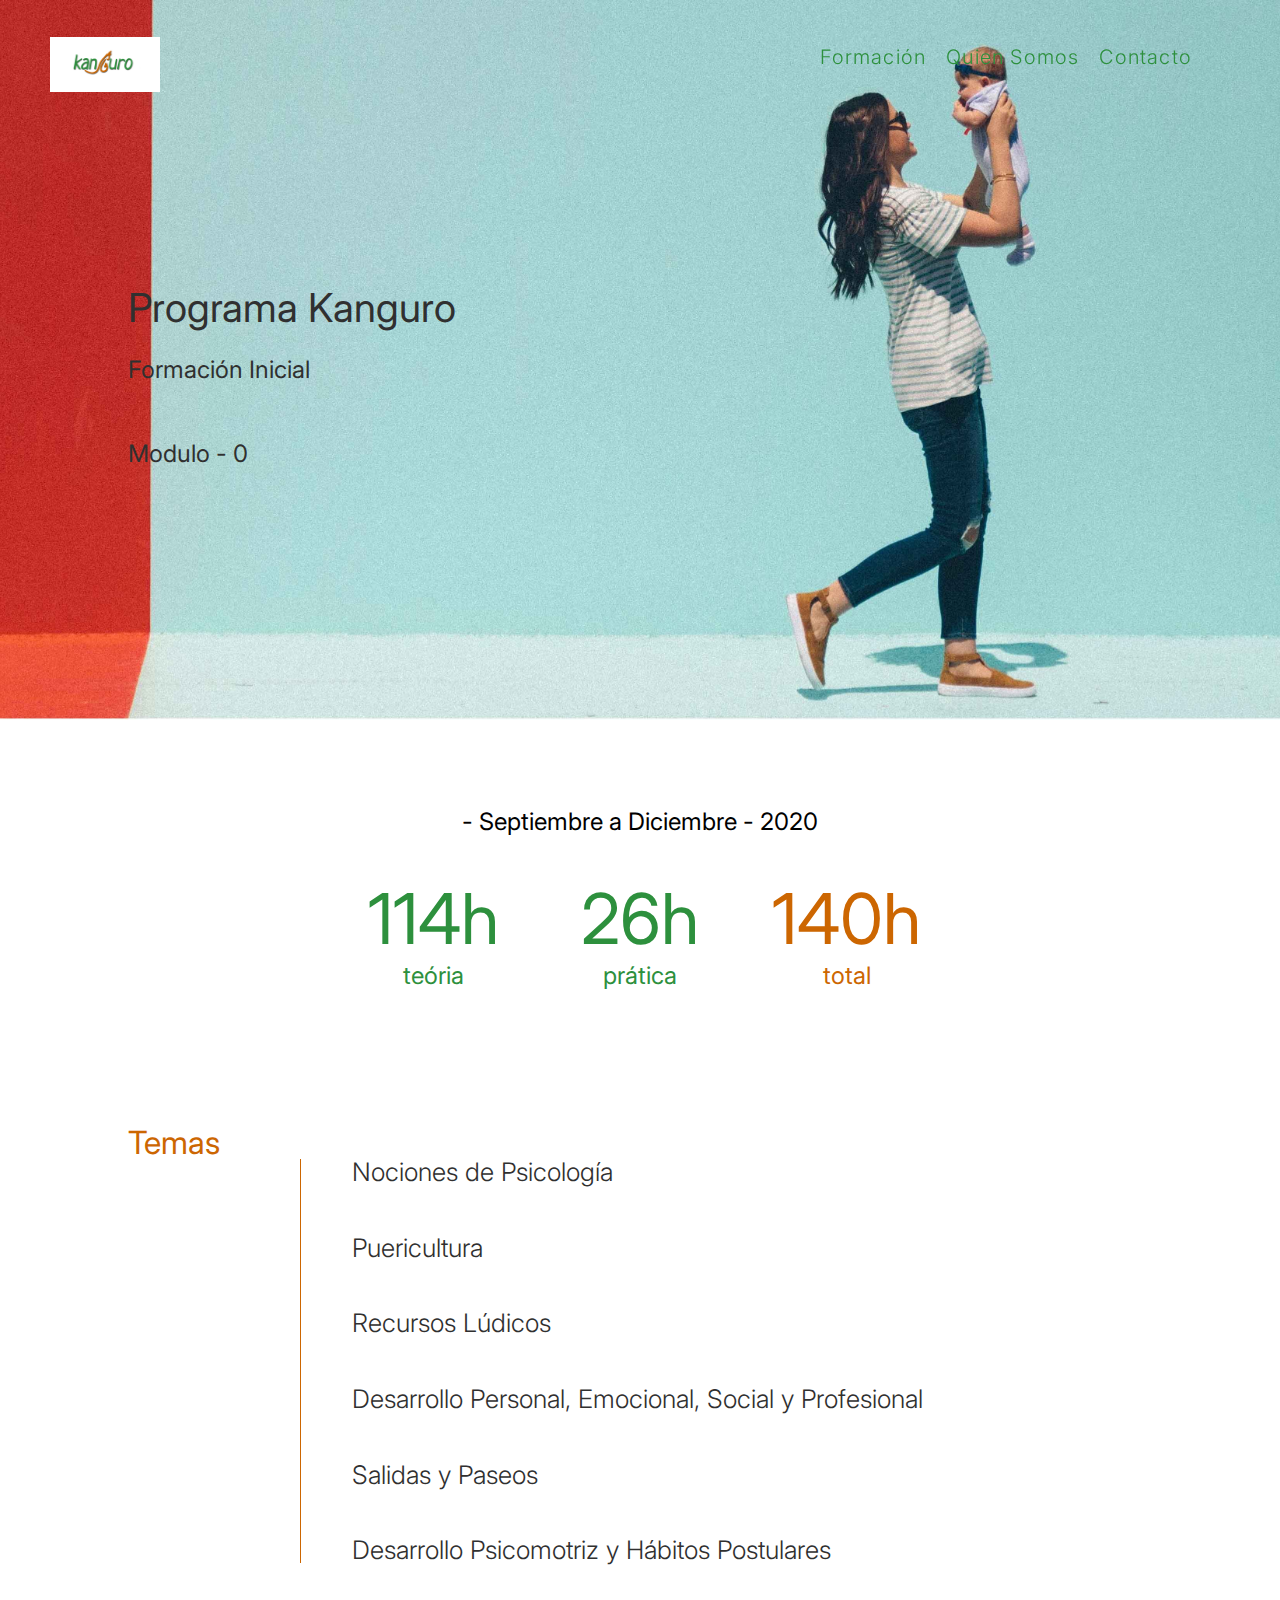
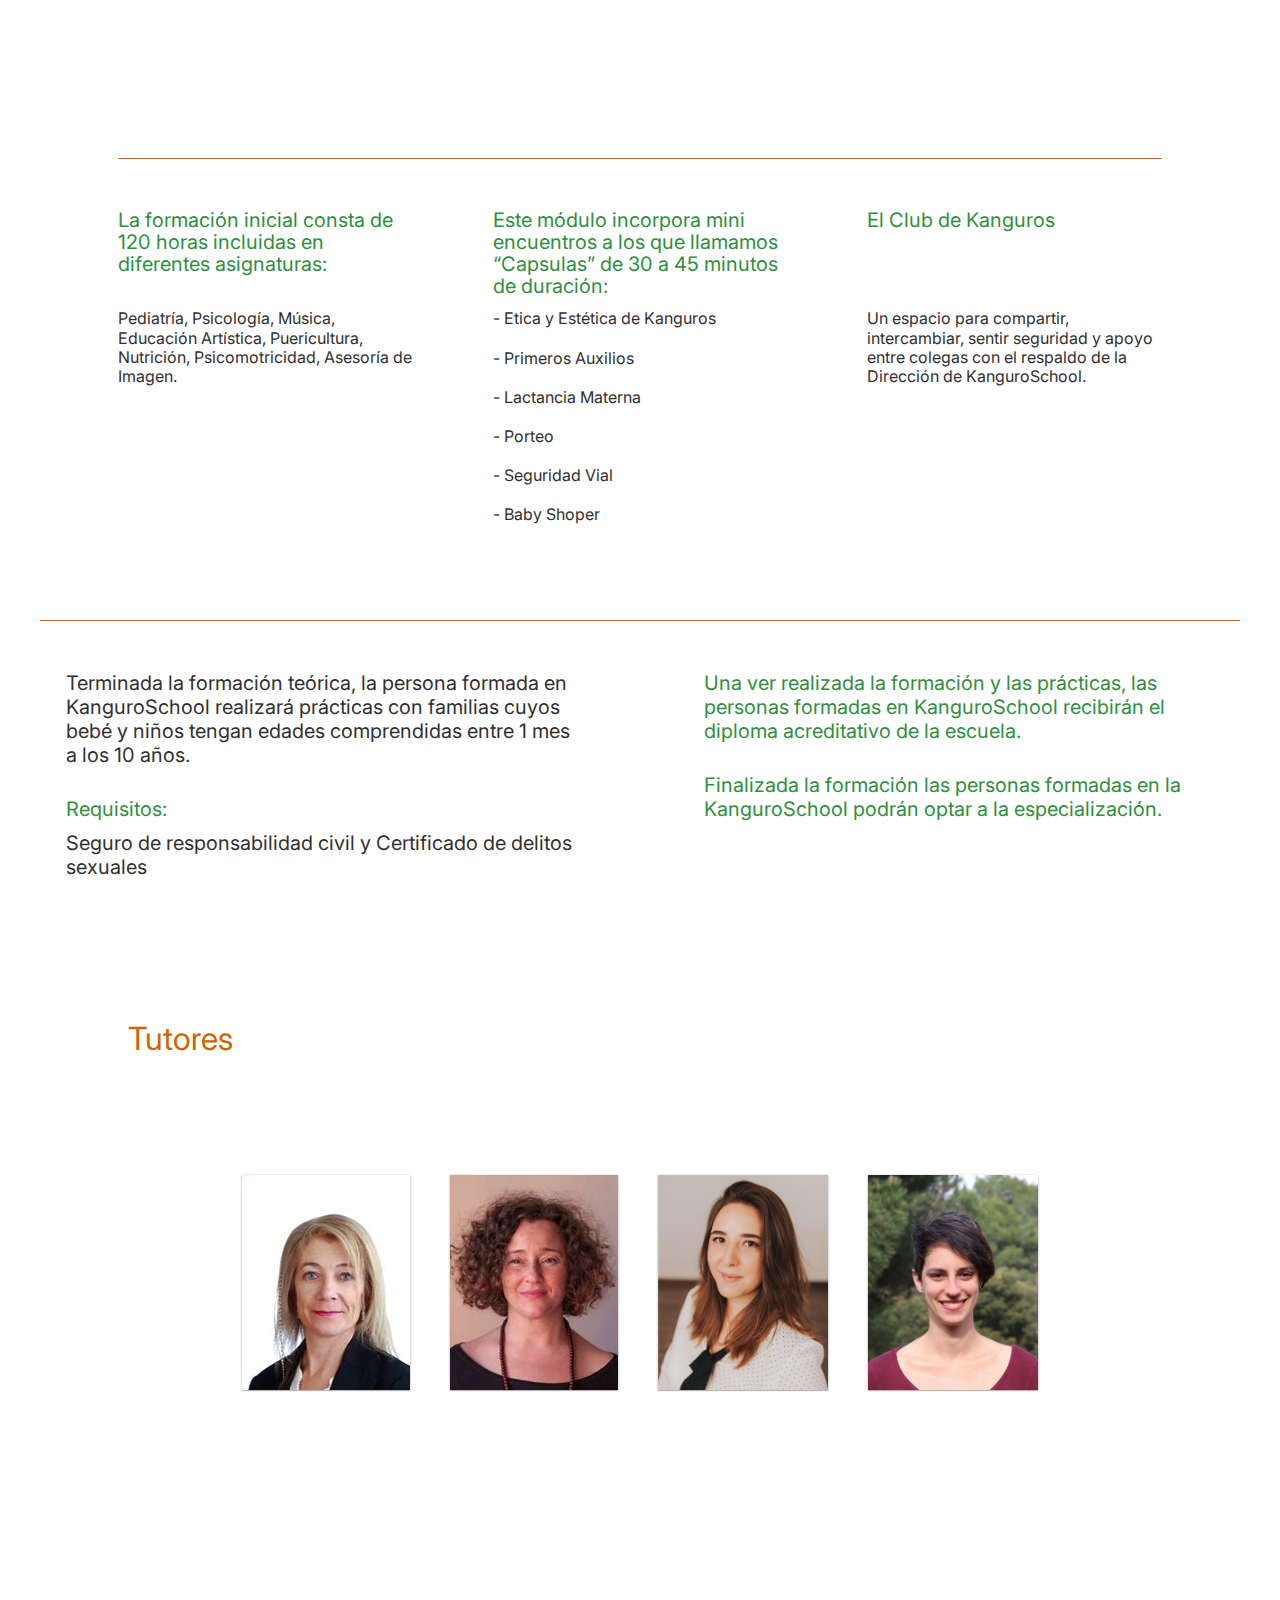
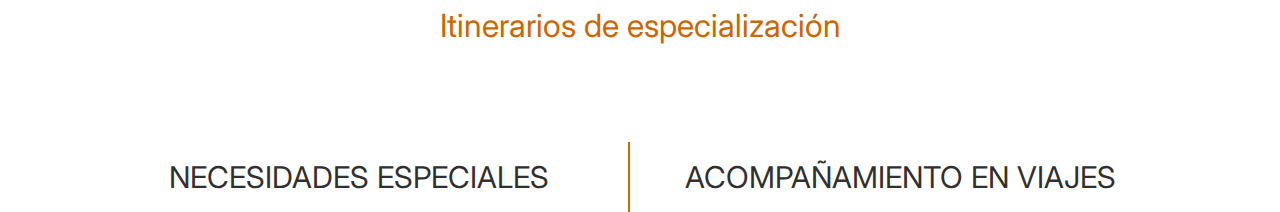
<file: formacion.html>
<!doctype html>
<html lang="pt">

<head>
	<meta charset="utf-8">
	<title>kanguroschool</title>
	<!--Generic meta-->
	<meta name="mobile-web-app-capable" content="yes">
	<meta name="viewport" content="width=device-width, initial-scale=1, initial-scale = 1.0, shrink-to-fit=no">
	<meta name="author" content="" />
	<meta name="description" content="" />
	<meta name="keywords" content="" />
	<meta name="robots" content="">
	<!--extra meta-->
	<meta name="google" content="notranslate" />
	<!--fb meta-->
	<meta property="og:title" content="" />
	<meta property="og:url" content="" />
	<meta property="og:description" content="" />
	<meta property="og:site_name" content="" />
	<meta property="og:image" content="" />
	<meta property="og:locale" content="pt_PT" />
	<meta property="og:type" content="website" />
	<!--twitter meta-->
	<meta name="twitter:card" content="">
	<meta name="twitter:url" content="">
	<meta name="twitter:title" content="">
	<meta namgulpe="twitter:description" content="">
	<meta name="twitter:image" content="">
	<!--Add to home screen icon-->
	<link href="images/system/apple-touch-icon.png" rel="apple-touch-icon" />
	<link href="images/system/apple-touch-icon-76x76.png" rel="apple-touch-icon" sizes="76x76" />
	<link href="images/system/apple-touch-icon-120x120.png" rel="apple-touch-icon" sizes="120x120" />
	<link href="images/system/apple-touch-icon-152x152.png" rel="apple-touch-icon" sizes="152x152" />
	<link href="images/system/apple-touch-icon-180x180.png" rel="apple-touch-icon" sizes="180x180" />
	<!--favicon-->
	<link rel="shortcut icon" href="/images/system/favicon.ico" />
	<link rel="icon" type="image/ico" href="/images/system/favicon.ico" />
	<!--Font-->
	<link href="https://fonts.googleapis.com/css2?family=Inter:wght@400;600;700&display=swap" rel="stylesheet">
	<link href="https://fonts.googleapis.com/css2?family=Inter:wght@200;300&display=swap" rel="stylesheet">	
	<!--slick-->
	<!--Links-->
	<link rel="stylesheet" href="main.css">


</head>
<!--GA-->

<script>
	(function (i, s, o, g, r, a, m) {
		i['GoogleAnalyticsObject'] = r;
		i[r] = i[r] || function () {
			(i[r].q = i[r].q || []).push(arguments)
		}, i[r].l = 1 * new Date();
		a = s.createElement(o),
			m = s.getElementsByTagName(o)[0];
		a.async = 1;
		a.src = g;
		m.parentNode.insertBefore(a, m)
	})(window, document, 'script', 'https://www.google-analytics.com/analytics.js', 'ga');

	ga('create', 'UA-XXXXXXXX-X', 'auto');
	ga('send', 'pageview');
</script>


<body>
	<!--MENU-->
	<header>
		<nav>
			<a href="index.html"><img src="logo.png" alt="KanguroSchool logo"></a>
			<ul>
				  <li>
				  	<a href="index.html">Formación</a>
				  </li>
				  <li>
				  	<a href="quienSomos.html">Quien Somos</a>
				  </li>
				  <li>
				  	<a href="contacto.html">Contacto</a>
				  </li>
			</ul>
		</nav>
    </header>	
	<!--END MENU-->

	<!--banner-->
	<section class="banner-formacion">
		<article class="banner-tittle">
				<h1>Programa Kanguro</h1>
				<p>Formación Inicial</p>
				<p>Modulo - 0</p>
		</article>
	</section>
	<!--END Banner-->

	<!-- carga horaria -->
	<section class="modulo-0">
		<p class="text-center">- Septiembre a Diciembre - 2020</p>
		<div class="wrapper-1">
			<div class="tempo-h">
				<h1>114h</h1>
				<p>teória</p>
			</div>
			<div class="tempo-h">
				<h1>26h</h1>
				<p>prática</p>
			</div>
			<div class="tempo-h">
				<h1 class="t-total">140h</h1>
				<p class="t-total">total</p>
			</div>
		</div>
	</section>

	<!-- temas -->
	<section class="temas">
		<div class="titulo-temas">
			<p>Temas</p>
		</div>
		<article class="list-topics">
			<div class="topic-name">
				<p>Nociones de Psicología</p>
			</div>
			<div class="topic-name">
				<p>Puericultura</p>
			</div>
			<div class="topic-name">
				<p>Recursos Lúdicos</p>
			</div>
			<div class="topic-name">
				<p>Desarrollo Personal, Emocional, Social y Profesional</p>
			</div>
			<div class="topic-name">
				<p>Salidas y Paseos</p>
			</div>
			<div class="topic-name">
				<p>Desarrollo Psicomotriz y Hábitos Postulares</p>
			</div>
		</article>
	</section>

	<!-- conteudo centro -->
	<section class="content-c">
		<article class="wrapper-2">
			<div class="main-c">
				<h2>La formación inicial consta de 120 horas incluidas en diferentes asignaturas:</h2>
				<p>Pediatría, Psicología, Música, Educación Artística, Puericultura, Nutrición, Psicomotricidad, Asesoría de Imagen.</p>
			</div>
			<div class="main-c">
				<h2>Este módulo incorpora mini encuentros a los que llamamos “Capsulas” de 30 a 45 minutos de duración:</h2>
				<p class="list">- Etica y Estética de Kanguros</p>
				<p class="list">- Primeros Auxilios</p>
				<p class="list">- Lactancia Materna</p>
				<p class="list">- Porteo</p>
				<p class="list">- Seguridad Vial</p>
				<p class="list">- Baby Shoper</p>
			</div>
			<div class="main-c">
				<h2>El Club de Kanguros</h2>
				<p>Un espacio para compartir, intercambiar, sentir seguridad y apoyo entre colegas con el respaldo de la Dirección de KanguroSchool.</p>
			</div>
		</article>
	</section>

	<!-- aside center -->
	<section class="aside-txt">
		<article class="base-info">
			<div class="info-txt">
				<p>Terminada la formación teórica, la persona formada en KanguroSchool realizará prácticas con familias cuyos bebé y niños tengan edades comprendidas entre 1 mes a los 10 años.</p>
				<h3>Requisitos:</h3>
				<p>Seguro de responsabilidad civil y Certificado de delitos sexuales</p>
			</div>
			<div class="info-txt">
				<p class="info-complementar">Una ver realizada la formación y las prácticas, las personas formadas en KanguroSchool recibirán el diploma  acreditativo de la escuela.</p>
				<p class="info-complementar">Finalizada la formación las personas formadas en la KanguroSchool podrán optar a la especialización.</p>
			</div>
		</article>
	</section>
	
	<!-- tutores - cards -->
	<section class="tutores-content">
		<h1>Tutores</h1>
		<article class="card-container">
			<a href="#" class="card">
				<img src="MartaEstruch.jpg">
				<div class="details">
					<span class="card-name">Marta Estruc</span>
					<span class="card-info">Profesora de Música</span>
					<span class="card-info">Imparto el módulo Recursos Lúdicos con el que pretendo aportar una formación práctica sobre cuentos, música, juegos, televisión y nuevas tecnologías.</span>
				</div>
			</a>
			<a href="#" class="card">
				<img src="Pepa.jpg">
				<div class="details">
					<span class="card-name">Pepa Pérez</span>
					<span class="card-info">Asesora familiar - Puericultora</span>
					<span class="card-info">Formo parte del proyecto KanguroSchool, el modulo que imparto es Puericultura.La finalidad:profesionalizar el cuidado de los niños.</span>
				</div>
			</a>
			<a href="#" class="card">
				<img src="ElizabethRangelGonzález.jpg">
				<div class="details">
					<span class="card-name">Elizabeth Rangel González</span>
					<span class="card-info">Psicóloga</span>
					<span class="card-info">Desde 2020 forma parte del equipo de KanguroSchool para brindar
					formación en el ámbito de la Psicología Infantil.</span>
				</div>
			</a>
			<a href="#" class="card">
				<img src="julia.jpg">
				<div class="details">
					<span class="card-name">Júlia Baró</span>
					<span class="card-info">Enfermera-Nutricionista</span>
					<span class="card-info">Me apasiona poder acompañar a personas que están cuidando a bebés y niños/as. Aprendo y crezco junto a ello/as día a día. Acompañando con amor y conciencia esta maravillosa etapa de la vida</span>
				</div>
			</a>
		</article>
	</section>

	<!-- option - cursos de especializaçao -->
	<section class="aside-2">
		<h2>Itinerarios de especialización</h2>
	    <div class="wrapper-3">
	      <div class="info-aside-2">
	        <a href="ne1.html"><h1>Necesidades Especiales</h1></a>
	      </div>
	      <div class="info-aside-2">
	        <a href="av2.html"><h1>Acompañamiento en Viajes</h1></a>
	      </div>
</file>
<file: main.css>
*:focus {
  outline: 0; }

/* http://meyerweb.com/eric/tools/css/reset/ 
   v2.0 | 20110126
   License: none (public domain)
*/
html, body, div, span, applet, object, iframe,
h1, h2, h3, h4, h5, h6, p, blockquote, pre,
a, abbr, acronym, address, big, cite, code,
del, dfn, em, img, ins, kbd, q, s, samp,
small, strike, strong, sub, sup, tt, var,
b, u, i, center,
dl, dt, dd, ol, ul, li,
fieldset, form, label, legend,
table, caption, tbody, tfoot, thead, tr, th, td,
article, aside, canvas, details, embed,
figure, figcaption, footer, header, hgroup,
menu, nav, output, ruby, section, summary,
time, mark, audio, video {
  margin: 0;
  padding: 0;
  border: 0;
  font-size: 100%;
  font: inherit;
  vertical-align: baseline; }

* {
  -webkit-box-sizing: border-box;
  box-sizing: border-box; }

/* HTML5 display-role reset for older browsers */
article, aside, details, figcaption, figure,
footer, header, hgroup, menu, nav, section {
  display: block; }

body {
  line-height: 1; }

ol, ul {
  list-style: none; }

blockquote, q {
  quotes: none; }

blockquote:before, blockquote:after,
q:before, q:after {
  content: '';
  content: none; }

table {
  border-collapse: collapse;
  border-spacing: 0; }

* {
  -webkit-box-sizing: border-box;
  box-sizing: border-box; }

/*#CC6601 - laranja */
/*#303030 - cinza escuro */
/*#2D903D - verde */
/*#303030 - cinza escuro */
header {
  padding: 30px 50px;
  font-size: 0;
  position: fixed;
  top: 0;
  left: 0;
  width: 100%;
  overflow: hidden;
  z-index: 5; }
  @media (min-width: 0) and (max-width: 600px) {
    header {
      padding: 10px;
      position: relative; } }
  header img {
    width: 110px;
    display: inline-block;
    vertical-align: middle; }
    @media (min-width: 0) and (max-width: 600px) {
      header img {
        width: 170px; } }
  header nav {
    display: inline-block;
    vertical-align: middle;
    width: 100%; }
    @media (min-width: 0) and (max-width: 600px) {
      header nav {
        text-align: center; } }
    header nav ul {
      display: inline-block;
      width: 90%;
      text-align: right;
      margin-top: 17px;
      padding: 0 10px 0 10px; }
      @media (min-width: 0) and (max-width: 800px) {
        header nav ul {
          position: fixed;
          bottom: 0;
          left: 0;
          width: 100%;
          height: 50px;
          background: #2D903D;
          line-height: 2.5;
          z-index: 5; } }
      @media (min-width: 0) and (max-width: 600px) {
        header nav ul {
          line-height: 3.5;
          text-align: center;
          padding: 0 10px; } }
      header nav ul li {
        display: inline-block;
        margin-right: 20px; }
        @media (min-width: 0) and (max-width: 600px) {
          header nav ul li {
            margin-right: 30px; }
            header nav ul li:nth-of-type(3) {
              margin: 0px; } }
        header nav ul li a {
          font-size: 20px;
          letter-spacing: 0.06em;
          color: #2D903D;
          text-decoration: none;
          font-family: "Inter", sans-serif;
          font-weight: 300; }
          header nav ul li a:hover {
            color: #2D903D; }
          header nav ul li a::after {
            content: '';
            display: block;
            width: 0;
            height: 1px;
            margin-top: 5px;
            background: #2D903D;
            -webkit-transition: width .3s;
            -o-transition: width .3s;
            transition: width .3s; }
          header nav ul li a:hover::after {
            width: 100%;
            margin-top: 5px; }
          @media (min-width: 0) and (max-width: 600px) {
            header nav ul li a {
              font-size: 14px;
              letter-spacing: 0.03em;
              color: #FFFFFF; } }

/* cinza escuro */
/*#2D903D - verde */
/*#303030 - cinza escuro */
html {
  height: 100%; }

body {
  font-family: "Inter", sans-serif;
  height: 100%; }

.hero {
  width: 100%;
  height: 100vh;
  position: relative;
  background-image: url("undraw_suburbs_8b83.png");
  background-repeat: no-repeat;
  background-size: 50%;
  background-position: right; }
  @media (min-width: 0) and (max-width: 600px) {
    .hero {
      height: 80%;
      background-position: bottom; } }
  .hero .slogan {
    position: absolute;
    top: 40%;
    left: 10%;
    max-width: 50%;
    width: 100%; }
    @media (min-width: 0) and (max-width: 600px) {
      .hero .slogan {
        top: 10%;
        max-width: 80%; } }
    .hero .slogan h1 {
      font-family: "Inter", sans-serif;
      font-weight: 400;
      font-size: 72px;
      color: #2D903D;
      margin-bottom: 60px; }
      @media (min-width: 0) and (max-width: 600px) {
        .hero .slogan h1 {
          font-size:40px; } }
    .hero .slogan p {
      font-size: 32px;
      color: #303030;
      font-family: "Inter", sans-serif;
      font-weight: 300;
      margin-bottom: 60px;
      padding-right: 49%;
      line-height: 1.3; }
      @media (min-width: 0) and (max-width: 600px) {
        .hero .slogan p {
          font-size: 25px;
          line-height: 1.1;
          padding-right: 0px; } }

.main {
  margin: 50px 0 150px 0; }
  @media (min-width: 0) and (max-width: 600px) {
    .main {
      margin: 50px auto; } }
  .main .wrapper {
    max-width: 1100px;
    margin: 0 auto;
    font-size: 0; }
    .main .wrapper .programa-kang {
      font-size: 12px;
      display: inline-block;
      width: calc(50% - 10px);
      vertical-align: middle;
      overflow: hidden; }
      .main .wrapper .programa-kang:nth-of-type(1) {
        margin-right: 20px; }
      @media (min-width: 0) and (max-width: 600px) {
        .main .wrapper .programa-kang {
          max-width: 100%;
          width: 100%;
          display: block; } }
      .main .wrapper .programa-kang .titulo-esq {
        font-family: "Inter", sans-serif;
        font-weight: 300;
        font-size: 20px;
        margin-bottom: 50px;
        text-align: left; }
        @media (min-width: 0) and (max-width: 600px) {
          .main .wrapper .programa-kang .titulo-esq {
            padding: 20px;
            margin: 0px; } }
    .main .wrapper h1 {
      display: block;
      font-family: "Inter", sans-serif;
      font-size: 40px;
      color: #303030;
      margin-bottom: 50px;
      text-align: left;
      padding-right: 29%;
      -webkit-transition: all 0.25s ease 0s;
      -o-transition: all 0.25s ease 0s;
      transition: all 0.25s ease 0s; }
      .main .wrapper h1:hover {
        color: #2D903D;
        cursor: pointer;
        -webkit-transition: all 0.25s ease 0s;
        -o-transition: all 0.25s ease 0s;
        transition: all 0.25s ease 0s; }
      @media (min-width: 0) and (max-width: 600px) {
        .main .wrapper h1 {
          padding: 20px;
          margin: 0px; } }
    .main .wrapper .left {
      font-size: 24px;
      color: gray;
      font-family: "Inter", sans-serif;
      font-weight: 200;
      margin-bottom: 30px;
      padding-right: 173px;
      text-align: left;
      line-height: 1.1; }
      @media (min-width: 0) and (max-width: 600px) {
        .main .wrapper .left {
          padding: 20px; }
          .main .wrapper .left:nth-of-type(2) {
            margin-bottom: 40px; } }
    .main .wrapper a {
      font-family: "Inter", sans-serif;
      font-size: 14px;
      color: #CC6601;
      text-decoration: none;
      line-height: 30px;
      display: inline-block;
      padding: 7px 20px;
      border: solid 1px #CC6601;
      border-radius: 25px;
      text-transform: uppercase;
      -webkit-transition: all 0.25s ease 0s;
      -o-transition: all 0.25s ease 0s;
      transition: all 0.25s ease 0s; }
      .main .wrapper a:hover {
        background-color: #CC6601;
        color: #fff;
        -webkit-transition: all 0.25s ease 0s;
        -o-transition: all 0.25s ease 0s;
        transition: all 0.25s ease 0s; }
      @media (min-width: 0) and (max-width: 600px) {
        .main .wrapper a {
          padding: 17px 20px 17px 20px;
          line-height: 15px;
          margin: 0 0 40px 20px; } }
    .main .wrapper img {
      width: 100%;
      -webkit-transition: all 0.25s ease 0s;
      -o-transition: all 0.25s ease 0s;
      transition: all 0.25s ease 0s; }
      .main .wrapper img:hover {
        -webkit-transform: scale(1.1);
        -ms-transform: scale(1.1);
        transform: scale(1.1);
        -webkit-transition: all 0.25s ease 0s;
        -o-transition: all 0.25s ease 0s;
        transition: all 0.25s ease 0s; }

.especial {
  margin: 50px 0 150px 0; }
  @media (min-width: 0) and (max-width: 600px) {
    .especial {
      margin: 50px auto; } }
  .especial .cursos {
    max-width: 1100px;
    margin: 0 auto;
    font-size: 0; }
    .especial .cursos .info-about {
      font-size: 12px;
      display: inline-block;
      width: calc(50% - 10px);
      overflow: hidden;
      vertical-align: middle; }
      .especial .cursos .info-about.hide {
        display: none; }
        @media (min-width: 0) and (max-width: 600px) {
          .especial .cursos .info-about.hide {
            max-width: 100%;
            width: 100%;
            display: block; } }
      .especial .cursos .info-about:nth-of-type(1) {
        margin-right: 20px; }
      @media (min-width: 0) and (max-width: 600px) {
        .especial .cursos .info-about {
          max-width: 100%;
          width: 100%;
          display: block; } }
      .especial .cursos .info-about img {
        width: 100%;
        -webkit-transition: all 0.25s ease 0s;
        -o-transition: all 0.25s ease 0s;
        transition: all 0.25s ease 0s; }
        @media (min-width: 0) and (max-width: 600px) {
          .especial .cursos .info-about img.show {
            display: none; } }
        .especial .cursos .info-about img:hover {
          -webkit-transform: scale(1.1);
          -ms-transform: scale(1.1);
          transform: scale(1.1);
          -webkit-transition: all 0.25s ease 0s;
          -o-transition: all 0.25s ease 0s;
          transition: all 0.25s ease 0s; }
      .especial .cursos .info-about .titulo-drt {
        font-family: "Inter", sans-serif;
        font-weight: 300;
        font-size: 20px;
        margin-bottom: 50px;
        text-align: left;
        padding-left: 170px; }
        @media (min-width: 0) and (max-width: 600px) {
          .especial .cursos .info-about .titulo-drt {
            padding: 20px;
            margin: 0px; } }
      .especial .cursos .info-about h1 {
        display: block;
        font-family: "Inter", sans-serif;
        font-size: 40px;
        color: #303030;
        margin-bottom: 50px;
        text-align: left;
        padding-left: 170px;
        -webkit-transition: all 0.25s ease 0s;
        -o-transition: all 0.25s ease 0s;
        transition: all 0.25s ease 0s; }
        .especial .cursos .info-about h1:hover {
          color: #2D903D;
          cursor: pointer;
          -webkit-transition: all 0.25s ease 0s;
          -o-transition: all 0.25s ease 0s;
          transition: all 0.25s ease 0s; }
        @media (min-width: 0) and (max-width: 600px) {
          .especial .cursos .info-about h1 {
            padding: 20px;
            margin: 0px; } }
      .especial .cursos .info-about .right {
        font-size: 24px;
        color: gray;
        font-family: "Inter", sans-serif;
        font-weight: 200;
        margin-bottom: 30px;
        padding-left: 170px;
        text-align: left;
        line-height: 1.1; }
        @media (min-width: 0) and (max-width: 600px) {
          .especial .cursos .info-about .right {
            padding: 20px; }
            .especial .cursos .info-about .right:nth-of-type(2) {
              margin-bottom: 40px; } }
      .especial .cursos .info-about a {
        font-family: "Inter", sans-serif;
        font-size: 14px;
        color: #CC6601;
        text-decoration: none;
        line-height: 30px;
        display: inline-block;
        padding: 7px 20px;
        border: solid 1px #CC6601;
        border-radius: 25px;
        text-transform: uppercase;
        -webkit-transition: all 0.25s ease 0s;
        -o-transition: all 0.25s ease 0s;
        transition: all 0.25s ease 0s;
        margin-left: 170px; }
        .especial .cursos .info-about a:hover {
          background-color: #CC6601;
          color: #fff;
          -webkit-transition: all 0.25s ease 0s;
          -o-transition: all 0.25s ease 0s;
          transition: all 0.25s ease 0s; }
        @media (min-width: 0) and (max-width: 600px) {
          .especial .cursos .info-about a {
            padding: 17px 20px 17px 20px;
            line-height: 15px;
            margin: 0 0 40px 20px; } }

/* cinza escuro */
footer {
  max-width: 100%;
  width: 100%;
  position: relative; }
  footer .container {
    padding: 112px 32px 150px;
    max-width: 1200px;
    margin: 0 auto;
    display: -ms-grid;
    display: grid;
    -webkit-column-gap: 50px;
    column-gap: 50px;
    -ms-grid-columns: (1fr)[4];
    grid-template-columns: repeat(4, 1fr); }
    @media (min-width: 0) and (max-width: 600px) {
      footer .container {
        -webkit-column-gap: 30px;
        column-gap: 30px;
        -ms-grid-columns: 1fr;
        grid-template-columns: 1fr;
        padding: 60px 32px 60px; } }
    footer .container .social {
      text-align: left; }
      @media (min-width: 0) and (max-width: 600px) {
        footer .container .social {
          text-align: center;
          margin-bottom: 50px; } }
      footer .container .social h4 {
        font-size: 30px;
        margin-bottom: 25px;
        text-transform: uppercase;
        color: #CC6601;
        letter-spacing: 1px; }
      footer .container .social a {
        text-decoration: none;
        color: #303030;
        font-size: 15px;
        display: block;
        margin-bottom: 16px; }
        footer .container .social a .fab {
          font-size: 20px;
          margin-right: 15px; }
          @media (min-width: 0) and (max-width: 600px) {
            footer .container .social a .fab.fa-twitter {
              margin-left: -20px; } }
    @media (min-width: 0) and (max-width: 600px) {
      footer .container .links {
        text-align: center;
        margin-bottom: 50px; } }
    footer .container .links .ttl-f {
      font-size: 20px;
      margin-bottom: 35px;
      color: #CC6601; }
    footer .container .links .link-f {
      text-decoration: none;
      color: #303030;
      font-size: 15px;
      display: block;
      margin-bottom: 16px; }

/* cinza escuro */
.aside {
  margin: 200px 0 200px 0; }
  @media (min-width: 0) and (max-width: 600px) {
    .aside {
      margin: 50px auto; } }
  .aside .wrapper {
    max-width: 1100px;
    margin: 0 auto;
    font-size: 0; }
    .aside .wrapper .info-aside {
      margin: 0 auto;
      width: 80%;
      padding-top: 30px;
      border-top: #CC6601 2px solid; }
      @media (min-width: 0) and (max-width: 600px) {
        .aside .wrapper .info-aside {
          max-width: 85%;
          width: 85%;
          display: block;
          margin: 0 auto;
          padding: 20px; } }
      .aside .wrapper .info-aside a {
        text-decoration: none;
        cursor: pointer; }
      .aside .wrapper .info-aside .CT {
        display: block;
        margin: 20px 0;
        font-size: 40px;
        color: #303030;
        text-transform: uppercase;
        text-align: center; }
        .aside .wrapper .info-aside .CT:hover {
          color: #2D903D;
          -webkit-transition: all 0.25s ease 0s;
          -o-transition: all 0.25s ease 0s;
          transition: all 0.25s ease 0s; }
        @media (min-width: 0) and (max-width: 600px) {
          .aside .wrapper .info-aside .CT {
            padding: 20px; } }

/* cinza escuro */
/*#2D903D - verde */
/*#303030 - cinza escuro */
html {
  height: 100%; }

body {
  font-family: "Inter", sans-serif;
  height: 100%; }

.banner {
  width: 100%;
  height: 100vh;
  position: relative;
  background-image: url("undraw_super_thank_you_obwk.png");
  background-repeat: no-repeat;
  background-size: 50%;
  background-position: right; }
  @media (min-width: 0) and (max-width: 600px) {
    .banner {
      height: 80%;
      background-position: bottom; } }
  .banner .intro {
    position: absolute;
    top: 30%;
    left: 7%;
    max-width: 60%;
    width: 100%;
    padding: 3%; }
    @media (min-width: 0) and (max-width: 600px) {
      .banner .intro {
        top: 10%;
        max-width: 100%; } }
    .banner .intro p {
      font-size: 40px;
      color: #303030;
      font-family: "Inter", sans-serif;
      font-weight: 300;
      margin-bottom: 60px;
      padding-right: 156px;
      line-height: 1.1; }
      @media (min-width: 0) and (max-width: 600px) {
        .banner .intro p {
          font-size: 21px;
          padding: 0px;
          line-height: 1.1;
          letter-spacing: 0.4px; } }
    .banner .intro .txt-g {
      color: #2D903D; }
    .banner .intro .txt-o {
      color: #CC6601; }

.txt-center {
  max-width: 100%;
  width: 100%;
  position: relative;
  padding: 5%; }
  .txt-center .txt-c {
    width: 60%;
    margin: 0 auto;
    padding: 2%;
    line-height: 1.1; }
    @media (min-width: 0) and (max-width: 600px) {
      .txt-center .txt-c {
        width: 100%;
        line-height: 1.3;
        padding: 3%;
        margin-top: 15px; } }
    .txt-center .txt-c h1 {
      text-align: center;
      font-size: 25px;
      font-weight: 400;
      font-family: "Inter", sans-serif;
      color: #2D903D; }
      @media (min-width: 0) and (max-width: 600px) {
        .txt-center .txt-c h1 {
          font-size: 17px; } }

/* conteudo - about - */
.main-l {
  margin: 50px 0 50px 0; }
  @media (min-width: 0) and (max-width: 600px) {
    .main-l {
      margin-top: 30px; } }
  .main-l .wrapper-l {
    max-width: 1100px;
    margin: 0 auto;
    font-size: 0; }
    @media (min-width: 0) and (max-width: 600px) {
      .main-l .wrapper-l {
        padding: 3%; } }
    .main-l .wrapper-l .QSleft {
      font-size: 12px;
      display: inline-block;
      width: calc(50% - 10px);
      vertical-align: top;
      overflow: hidden; }
      .main-l .wrapper-l .QSleft:nth-of-type(1) {
        margin-right: 20px; }
      @media (min-width: 0) and (max-width: 600px) {
        .main-l .wrapper-l .QSleft {
          max-width: 100%;
          width: 100%;
          display: block; } }
    .main-l .wrapper-l h1 {
      display: block;
      font-family: "Inter", sans-serif;
      font-size: 40px;
      color: #CC6601;
      margin-bottom: 50px;
      text-align: left; }
      @media (min-width: 0) and (max-width: 600px) {
        .main-l .wrapper-l h1 {
          padding-left: 10px;
          margin-bottom: 20px; } }
    .main-l .wrapper-l .left {
      font-size: 20px;
      color: gray;
      font-family: "Inter", sans-serif;
      font-weight: 300;
      margin-bottom: 30px;
      text-align: left;
      padding-right: 15%;
      line-height: 1.2; }
      @media (min-width: 0) and (max-width: 600px) {
        .main-l .wrapper-l .left {
          padding: 10px;
          line-height: 1.3;
          letter-spacing: 0.3px;
          font-size: 18px; }
          .main-l .wrapper-l .left:nth-of-type(2) {
            margin-bottom: 40px; } }
    .main-l .wrapper-l img {
      width: 100%;
      -webkit-transition: 0.2s;
      -o-transition: 0.2s;
      transition: 0.2s; }
      .main-l .wrapper-l img:hover {
        -webkit-transform: scale(1.1);
        -ms-transform: scale(1.1);
        transform: scale(1.1);
        -webkit-transition: 0.3s;
        -o-transition: 0.3s;
        transition: 0.3s; }

.main-c {
  margin: 50px 0 50px 0; }
  .main-c .wrapper-c {
    max-width: 1100px;
    margin: 0 auto;
    font-size: 0; }
    @media (min-width: 0) and (max-width: 600px) {
      .main-c .wrapper-c {
        padding: 3%; } }
    .main-c .wrapper-c .QScenter {
      font-size: 12px;
      display: inline-block;
      width: calc(50% - 10px);
      overflow: hidden;
      vertical-align: top; }
      .main-c .wrapper-c .QScenter.hide {
        display: none; }
        @media (min-width: 0) and (max-width: 600px) {
          .main-c .wrapper-c .QScenter.hide {
            max-width: 100%;
            width: 100%;
            display: block; } }
      .main-c .wrapper-c .QScenter:nth-of-type(1) {
        margin-right: 20px; }
      @media (min-width: 0) and (max-width: 600px) {
        .main-c .wrapper-c .QScenter {
          max-width: 100%;
          width: 100%;
          display: block; } }
      .main-c .wrapper-c .QScenter img {
        width: 100%;
        -webkit-transition: 0.3s;
        -o-transition: 0.3s;
        transition: 0.3s; }
        @media (min-width: 0) and (max-width: 600px) {
          .main-c .wrapper-c .QScenter img.show {
            display: none; } }
        .main-c .wrapper-c .QScenter img:hover {
          -webkit-transform: scale(1.1);
          -ms-transform: scale(1.1);
          transform: scale(1.1);
          -webkit-transition: 0.3s;
          -o-transition: 0.3s;
          transition: 0.3s; }
      .main-c .wrapper-c .QScenter h1 {
        display: block;
        font-family: "Inter", sans-serif;
        font-size: 40px;
        color: #CC6601;
        margin-bottom: 50px;
        text-align: left;
        padding-left: 17%; }
        @media (min-width: 0) and (max-width: 600px) {
          .main-c .wrapper-c .QScenter h1 {
            padding-left: 10px;
            margin-bottom: 20px; } }
      .main-c .wrapper-c .QScenter .right {
        font-size: 20px;
        color: gray;
        font-family: "Inter", sans-serif;
        font-weight: 300;
        margin-bottom: 30px;
        padding-left: 17%;
        text-align: left;
        line-height: 1.2; }
        @media (min-width: 0) and (max-width: 600px) {
          .main-c .wrapper-c .QScenter .right {
            padding: 10px;
            line-height: 1.3;
            letter-spacing: 0.3px;
            font-size: 18px; }
            .main-c .wrapper-c .QScenter .right:nth-of-type(2) {
              margin-bottom: 40px; } }

/* cinza escuro */
/*#2D903D - verde */
/*#303030 - cinza escuro */
html {
  height: 100%; }

body {
  font-family: "Inter", sans-serif;
  height: 100%; }

.banner-contact {
  width: 100%;
  height: 60vh;
  position: relative; }
  @media (min-width: 0) and (max-width: 600px) {
    .banner-contact {
      height: 40%; } }
  .banner-contact .slogan {
    position: absolute;
    top: 70%;
    left: 10%;
    max-width: 60%;
    width: 100%; }
    @media (min-width: 0) and (max-width: 600px) {
      .banner-contact .slogan {
        height: 50%;
        max-width: 80%;
        top: 10%; } }
    .banner-contact .slogan h1 {
      font-family: "Inter", sans-serif;
      font-weight: 300;
      font-size: 40px;
      color: #303030; }
      @media (min-width: 0) and (max-width: 600px) {
        .banner-contact .slogan h1 {
          font-size: 40px; } }
    .banner-contact .slogan .txt-o {
      color: #CC6601; }

/* cinza escuro */
/*#2D903D - verde */
/*#303030 - cinza escuro */
.contact-Info {
  max-width: 100%;
  position: relative;
  padding: 0 10% 2% 10%; }
  .contact-Info .container-1 {
    display: -ms-grid;
    display: grid;
    width: 85%;
    margin: 60px auto;
    grid-template-columns: repeat(auto-fit, minmax(200px, 1fr));
    grid-gap: 8rem; }
    @media (min-width: 0) and (max-width: 600px) {
      .contact-Info .container-1 {
        margin-top: 0px;
        margin-bottom: 20px;
        grid-gap: 3rem; } }
  .contact-Info .main-contact h2 {
    font-size: 1.5rem;
    font-family: "Inter", sans-serif;
    margin-bottom: 20px;
    color: #303030; }
  .contact-Info .main-contact a {
    text-decoration: none;
    color: #303030;
    font-size: 1rem; }
  .contact-Info .main-contact p {
    font-size: 1rem;
    font-family: "Inter", sans-serif;
    margin-bottom: 20px;
    color: #303030;
    line-height: 1.2; }
  .contact-Info .img-school {
    width: 85%;
    margin: 0 auto; }
    @media (min-width: 0) and (max-width: 600px) {
      .contact-Info .img-school {
        margin-bottom: 35px;
        width: 100%; } }
    .contact-Info .img-school img {
      width: 100%; }

/* cinza escuro */
/*#2D903D - verde */
/*#303030 - cinza escuro */
html {
  height: 100%; }

body {
  font-family: "Inter", sans-serif;
  height: 100%; }

.banner-formacion {
  width: 100%;
  height: 80vh;
  position: relative;
  background-image: url("dakota-corbin-PmNjS6b3XP4-unsplash.jpg");
  background-repeat: no-repeat;
  background-size: cover;
  background-position: center; }
  @media (min-width: 0) and (max-width: 600px) {
    .banner-formacion {
      height: 70%; } }
  .banner-formacion .banner-tittle {
    position: absolute;
    top: 40%;
    left: 10%;
    max-width: 60%;
    width: 100%; }
    @media (min-width: 0) and (max-width: 600px) {
      .banner-formacion .banner-tittle {
        top: 10%; } }
    .banner-formacion .banner-tittle h1 {
      font-family: "Inter", sans-serif;
      font-weight: 400;
      font-size: 40px;
      color: #303030;
      margin-bottom: 30px; }
      @media (min-width: 0) and (max-width: 600px) {
        .banner-formacion .banner-tittle h1 {
          font-size: 31px; } }
    .banner-formacion .banner-tittle p {
      font-size: 24px;
      color: #303030;
      font-family: "Inter", sans-serif;
      font-weight: 400;
      margin-bottom: 60px; }
      @media (min-width: 0) and (max-width: 600px) {
        .banner-formacion .banner-tittle p {
          font-size: 18px;
          margin-bottom: 20px; } }

/* info base */
.modulo-0 {
  max-width: 100%;
  width: 100%;
  position: relative;
  padding: 7%; }
  .modulo-0 .text-center {
    text-align: center;
    font-size: 1.5em;
    font-family: "Inter", sans-serif; }
    @media (min-width: 0) and (max-width: 600px) {
      .modulo-0 .text-center {
        line-height: 1.3; } }
  .modulo-0 .wrapper-1 {
    display: -ms-grid;
    display: grid;
    -ms-grid-columns: (1fr)[3];
    grid-template-columns: repeat(3, 1fr);
    grid-gap: 20px;
    width: 600px;
    margin: 50px auto; }
    @media (min-width: 0) and (max-width: 600px) {
      .modulo-0 .wrapper-1 {
        -ms-grid-columns: 1fr;
        grid-template-columns: 1fr;
        width: 100%; } }
    .modulo-0 .wrapper-1 .tempo-h {
      text-align: center; }
      .modulo-0 .wrapper-1 .tempo-h h1 {
        font-size: 70px;
        color: #303030;
        font-family: "Inter", sans-serif;
        margin-bottom: 10px;
        color: #2D903D; }
        .modulo-0 .wrapper-1 .tempo-h h1.t-total {
          color: #CC6601; }
      .modulo-0 .wrapper-1 .tempo-h p {
        font-size: 24px;
        color: #2D903D;
        font-family: "Inter", sans-serif; }
        .modulo-0 .wrapper-1 .tempo-h p.t-total {
          color: #CC6601; }

.aside-2 {
  margin: 200px 0 100px 0; }
  @media (min-width: 0) and (max-width: 600px) {
    .aside-2 {
      margin: 100px 0 100px 0; } }
  .aside-2 h2 {
    text-align: center;
    font-size: 32px;
    color: #CC6601;
    margin-bottom: 100px; }
    @media (min-width: 0) and (max-width: 600px) {
      .aside-2 h2 {
        margin-bottom: 30px;
        font-size: 30px; } }
  .aside-2 .wrapper-3 {
    max-width: 1100px;
    margin: 0 auto;
    font-size: 0; }
    .aside-2 .wrapper-3 .info-aside-2 {
      font-size: 12px;
      display: inline-block;
      width: calc(50% - 10px); }
      .aside-2 .wrapper-3 .info-aside-2:nth-of-type(1) {
        border-right: #CC6601 2px solid; }
        @media (min-width: 0) and (max-width: 600px) {
          .aside-2 .wrapper-3 .info-aside-2:nth-of-type(1) {
            border-bottom: #CC6601 2px solid;
            border-right: none;
            width: 85%;
            margin: 0 auto; } }
      @media (min-width: 0) and (max-width: 600px) {
        .aside-2 .wrapper-3 .info-aside-2 {
          max-width: 100%;
          width: 100%;
          display: block; } }
      .aside-2 .wrapper-3 .info-aside-2 a {
        text-decoration: none; }
      .aside-2 .wrapper-3 .info-aside-2 h1 {
        display: block;
        margin: 20px 0;
        font-size: 30px;
        color: #303030;
        text-transform: uppercase;
        text-align: center; }
        .aside-2 .wrapper-3 .info-aside-2 h1:hover {
          color: #2D903D;
          -webkit-transition: all 0.25s ease 0s;
          -o-transition: all 0.25s ease 0s;
          transition: all 0.25s ease 0s; }
        @media (min-width: 0) and (max-width: 600px) {
          .aside-2 .wrapper-3 .info-aside-2 h1 {
            padding: 4%; } }

/* cinza escuro */
/*#2D903D - verde */
/*#303030 - cinza escuro */
.temas {
  max-width: 100%;
  width: 100%;
  position: relative; }
  @media (min-width: 0) and (max-width: 600px) {
    .temas {
      padding: 4%; } }
  .temas .titulo-temas {
    display: block;
    padding-left: 10%; }
    @media (min-width: 0) and (max-width: 600px) {
      .temas .titulo-temas {
        padding: 0px;
        margin-bottom: 30px; } }
    .temas .titulo-temas p {
      font-family: "Inter", sans-serif;
      font-size: 32px;
      font-weight: 400;
      color: #CC6601; }
      .temas .titulo-temas p.sub-title {
        margin: 20px 0 50px 0; }
  .temas .list-topics {
    width: 680px;
    margin: 0 auto;
    border-left: #CC6601 1px solid;
    padding-left: 4%; }
    @media (min-width: 0) and (max-width: 600px) {
      .temas .list-topics {
        width: 100%;
        border: none; } }
    .temas .list-topics .topic-name {
      text-align: left; }
      .temas .list-topics .topic-name p {
        font-family: "Inter", sans-serif;
        font-size: 1.6em;
        font-weight: 300;
        color: #303030;
        margin-bottom: 50px; }
        @media (min-width: 0) and (max-width: 600px) {
          .temas .list-topics .topic-name p {
            font-size: 1.2em; } }

/* cinza escuro */
/*#2D903D - verde */
/*#303030 - cinza escuro */
.content-c {
  max-width: 100%;
  width: 100%;
  position: relative;
  padding: 2%; }
  .content-c .wrapper-2 {
    display: -ms-grid;
    display: grid;
    width: 85%;
    margin: 120px auto 0 auto;
    grid-template-columns: repeat(auto-fit, minmax(200px, 1fr));
    grid-gap: 5rem;
    border-top: #CC6601 1px solid; }
    @media (min-width: 0) and (max-width: 600px) {
      .content-c .wrapper-2 {
        margin: 30px auto 50px auto;
        grid-gap: 0px; } }
    .content-c .wrapper-2 .main-c {
      text-align: left; }
      @media (min-width: 0) and (max-width: 600px) {
        .content-c .wrapper-2 .main-c {
          margin-top: 20px; } }
      .content-c .wrapper-2 .main-c h2 {
        font-family: "Inter", sans-serif;
        font-size: 20px;
        color: #2D903D;
        margin-bottom: 70px;
        height: 30px;
        line-height: 1.1; }
        @media (min-width: 0) and (max-width: 600px) {
          .content-c .wrapper-2 .main-c h2 {
            margin-bottom: 30px;
            height: auto; } }
      .content-c .wrapper-2 .main-c p {
        font-family: "Inter", sans-serif;
        font-size: 16px;
        color: #303030;
        line-height: 1.2; }
        @media (min-width: 0) and (max-width: 600px) {
          .content-c .wrapper-2 .main-c p {
            font-size: 20px; } }
        .content-c .wrapper-2 .main-c p.list {
          display: block;
          margin-bottom: 20px; }

/* cinza escuro */
/*#2D903D - verde */
/*#303030 - cinza escuro */
.aside-txt {
  max-width: 100%;
  width: 100%;
  position: relative; }
  .aside-txt .base-info {
    width: 1200px;
    display: -ms-grid;
    display: grid;
    grid-template-columns: repeat(auto-fit, minmax(300px, 1fr));
    grid-gap: 8rem;
    margin: 0 auto;
    padding: 50px 2%;
    text-align: left;
    border-top: #CC6601 1px solid; }
    @media (min-width: 0) and (max-width: 600px) {
      .aside-txt .base-info {
        width: 85%;
        grid-gap: 1rem; } }
    .aside-txt .base-info .info-txt p {
      font-family: "Inter", sans-serif;
      font-size: 20px;
      color: #303030;
      margin-bottom: 30px;
      line-height: 1.2; }
      @media (min-width: 0) and (max-width: 600px) {
        .aside-txt .base-info .info-txt p {
          padding: 2%; } }
    .aside-txt .base-info .info-txt .info-complementar {
      color: #2D903D;
      font-size: 20px;
      font-weight: 400;
      line-height: 1.2; }
    .aside-txt .base-info .info-txt h3 {
      font-family: "Inter", sans-serif;
      font-size: 20px;
      color: #2D903D;
      margin-bottom: 10px;
      line-height: 1.2; }
      @media (min-width: 0) and (max-width: 600px) {
        .aside-txt .base-info .info-txt h3 {
          padding: 2%; } }

/* cinza escuro */
.tutores-content {
  max-width: 100%;
  width: 100%;
  position: relative;
  padding-top: 5%; }
  .tutores-content h1 {
    font-size: 32px;
    font-family: "Inter", sans-serif;
    color: #CC6601;
    text-align: left;
    padding-left: 10%; }
  .tutores-content .card-container {
    width: 1040px;
    font-size: 0;
    text-align: center;
    margin: 100px auto 0 auto; }
    @media (min-width: 0) and (max-width: 600px) {
      .tutores-content .card-container {
        display: block;
        width: 100%;
        text-align: center;
        margin-top: 30px; } }
    .tutores-content .card-container .card {
      max-width: 170px;
      height: 215px;
      display: inline-block;
      margin: 20px;
      text-align: left;
      opacity: .99;
      overflow: hidden;
      position: relative;
      -webkit-box-shadow: -1px 0 2px 0 rgba(0, 0, 0, 0.12), 1px 0 2px 0 rgba(0, 0, 0, 0.12), 0 1px 1px 0 rgba(0, 0, 0, 0.24);
      box-shadow: -1px 0 2px 0 rgba(0, 0, 0, 0.12), 1px 0 2px 0 rgba(0, 0, 0, 0.12), 0 1px 1px 0 rgba(0, 0, 0, 0.24); }
      @media (min-width: 0) and (max-width: 600px) {
        .tutores-content .card-container .card {
          width: 85%;
          text-align: center; } }
      .tutores-content .card-container .card:before {
        content: '';
        background: rgba(45, 144, 61, 0.7);
        width: 100%;
        height: 100%;
        opacity: 0;
        position: absolute;
        top: 100%;
        left: 0;
        z-index: 2;
        -webkit-transition-property: top, opacity;
        -o-transition-property: top, opacity;
        transition-property: top, opacity;
        -webkit-transition-duration: 0.3s;
        -o-transition-duration: 0.3s;
        transition-duration: 0.3s; }
      .tutores-content .card-container .card img {
        display: block;
        width: 100%;
        height: auto;
        backface-visibility: hidden;
        -webkit-backface-visibility: hidden; }
      .tutores-content .card-container .card .details {
        font-size: 16px;
        padding: 10px;
        color: #fff;
        position: absolute;
        bottom: 0;
        left: 0;
        z-index: 3; }
        .tutores-content .card-container .card .details span {
          display: block;
          opacity: 0;
          position: relative;
          top: 100px;
          -webkit-transition-property: top, opacity;
          -o-transition-property: top, opacity;
          transition-property: top, opacity;
          -webkit-transition-duration: 0.3s;
          -o-transition-duration: 0.3s;
          transition-duration: 0.3s;
          -webkit-transition-delay: 0s;
          -o-transition-delay: 0s;
          transition-delay: 0s; }
        .tutores-content .card-container .card .details .card-name {
          line-height: 1;
          font-weight: 600;
          font-size: 18px; }
        .tutores-content .card-container .card .details .card-info {
          line-height: 1.2;
          margin-top: 5px;
          font-size: 12px; }
      .tutores-content .card-container .card:hover:before,
      .tutores-content .card-container .card:hover span {
        opacity: 1; }
      .tutores-content .card-container .card:hover:before {
        top: 0; }
      .tutores-content .card-container .card:hover span {
        top: 0; }
      .tutores-content .card-container .card:hover .card-name {
        -webkit-transition-delay: 0.15s;
        -o-transition-delay: 0.15s;
        transition-delay: 0.15s; }
      .tutores-content .card-container .card:hover .card-info {
        -webkit-transition-delay: 0.25s;
        -o-transition-delay: 0.25s;
        transition-delay: 0.25s; }

/* cinza escuro */
/*#2D903D - verde */
/*#303030 - cinza escuro */
html {
  height: 100%; }

body {
  font-family: "Inter", sans-serif;
  height: 100%; }

.banner-ne {
  width: 100%;
  height: 75vh;
  position: relative;
  background-image: url("ne.jpg");
  background-repeat: no-repeat;
  background-size: cover;
  background-position: center; }
  @media (min-width: 0) and (max-width: 600px) {
    .banner-ne {
      height: 70%; } }
  .banner-ne .banner-tittle {
    position: absolute;
    top: 40%;
    left: 10%;
    max-width: 60%;
    width: 100%; }
    @media (min-width: 0) and (max-width: 600px) {
      .banner-ne .banner-tittle {
        top: 10%; } }
    .banner-ne .banner-tittle h1 {
      font-family: "Inter", sans-serif;
      font-weight: 400;
      font-size: 40px;
      color: #fff;
      margin-bottom: 30px; }
      @media (min-width: 0) and (max-width: 600px) {
        .banner-ne .banner-tittle h1 {
          font-size: 31px; } }
    .banner-ne .banner-tittle p {
      font-size: 24px;
      color: #fff;
      font-family: "Inter", sans-serif;
      font-weight: 400;
      margin-bottom: 60px; }
      @media (min-width: 0) and (max-width: 600px) {
        .banner-ne .banner-tittle p {
          font-size: 18px;
          margin-bottom: 20px; } }

.aside-center {
  max-width: 100%;
  width: 100%;
  position: relative; }
  .aside-center .requisitos {
    width: 800px;
    margin: 100px auto 0px auto;
    text-align: center;
    padding: 30px 0px 30px 0px;
    border-top: #CC6601 1px solid;
    border-bottom: #CC6601 1px solid; }
    @media (min-width: 0) and (max-width: 600px) {
      .aside-center .requisitos {
        width: 85%;
        text-align: left;
        padding: 3%;
        margin-top: 10px; } }
    .aside-center .requisitos h1 {
      font-family: "Inter", sans-serif;
      font-size: 20px;
      color: #2D903D;
      margin-bottom: 30px;
      line-height: 1.1; }
    .aside-center .requisitos .r-list {
      margin: 0 auto;
      width: 600px; }
      @media (min-width: 0) and (max-width: 600px) {
        .aside-center .requisitos .r-list {
          width: 100%;
          text-align: left;
          padding: 3%; } }
      .aside-center .requisitos .r-list p {
        font-family: "Inter", sans-serif;
        font-size: 16px;
        color: #303030;
        line-height: 1.2;
        text-align: center;
        margin-bottom: 20px; }
        .aside-center .requisitos .r-list p:nth-of-type(3) {
          margin: 0px; }
        @media (min-width: 0) and (max-width: 600px) {
          .aside-center .requisitos .r-list p {
            font-size: 20px;
            text-align: left; } }

/* cinza escuro */
/*#2D903D - verde */
/*#303030 - cinza escuro */
html {
  height: 100%; }

body {
  font-family: "Inter", sans-serif;
  height: 100%; }

.banner-va {
  width: 100%;
  height: 75vh;
  position: relative;
  background-image: url("guillaume-galtier-3YrppYQPoCI-unsplash.jpg");
  background-repeat: no-repeat;
  background-size: cover;
  background-position: center; }
  @media (min-width: 0) and (max-width: 600px) {
    .banner-va {
      height: 70%; } }
  .banner-va .banner-tittle {
    position: absolute;
    top: 40%;
    left: 10%;
    max-width: 60%;
    width: 100%; }
    @media (min-width: 0) and (max-width: 600px) {
      .banner-va .banner-tittle {
        top: 10%; } }
    .banner-va .banner-tittle h1 {
      font-family: "Inter", sans-serif;
      font-weight: 400;
      font-size: 40px;
      color: #fff;
      margin-bottom: 30px; }
      @media (min-width: 0) and (max-width: 600px) {
        .banner-va .banner-tittle h1 {
          font-size: 31px; } }
    .banner-va .banner-tittle p {
      font-size: 24px;
      color: #fff;
      font-family: "Inter", sans-serif;
      font-weight: 400;
      margin-bottom: 60px; }
      @media (min-width: 0) and (max-width: 600px) {
        .banner-va .banner-tittle p {
          font-size: 18px;
          margin-bottom: 20px; } }
</file>
